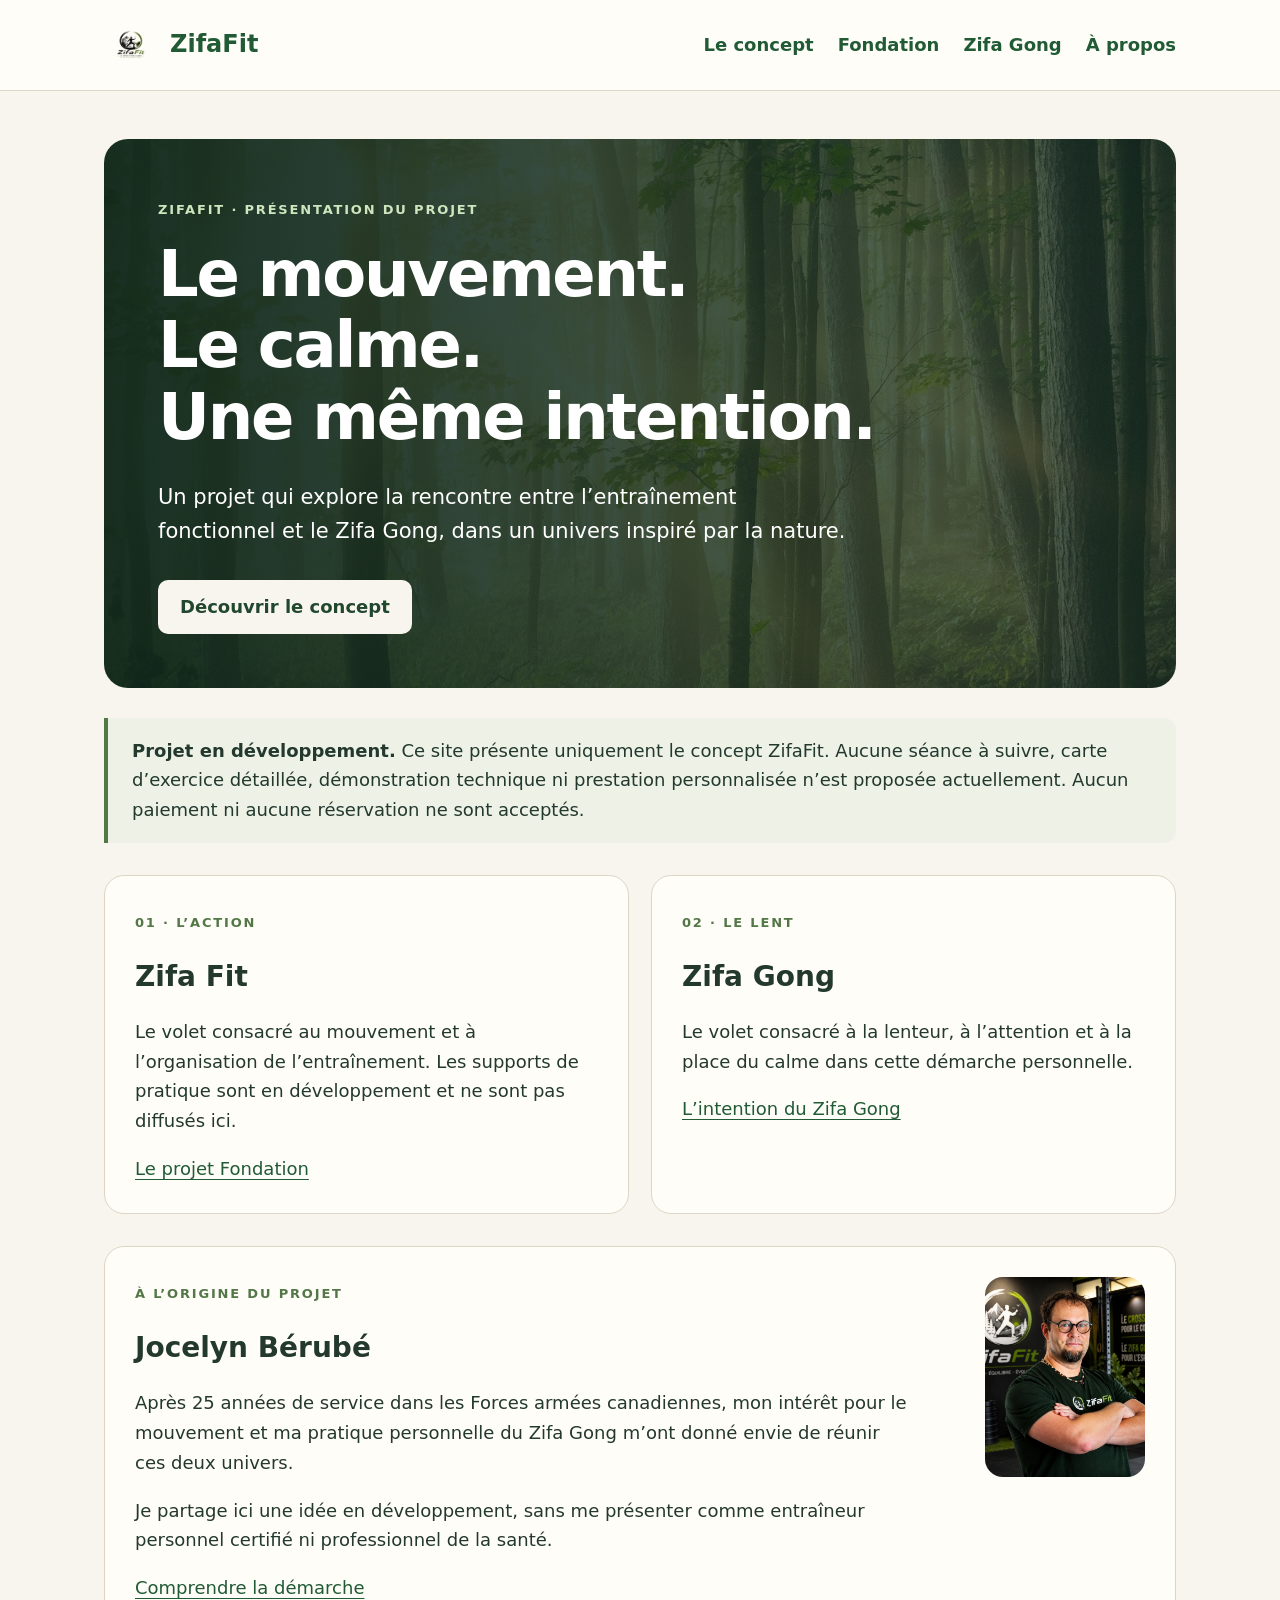
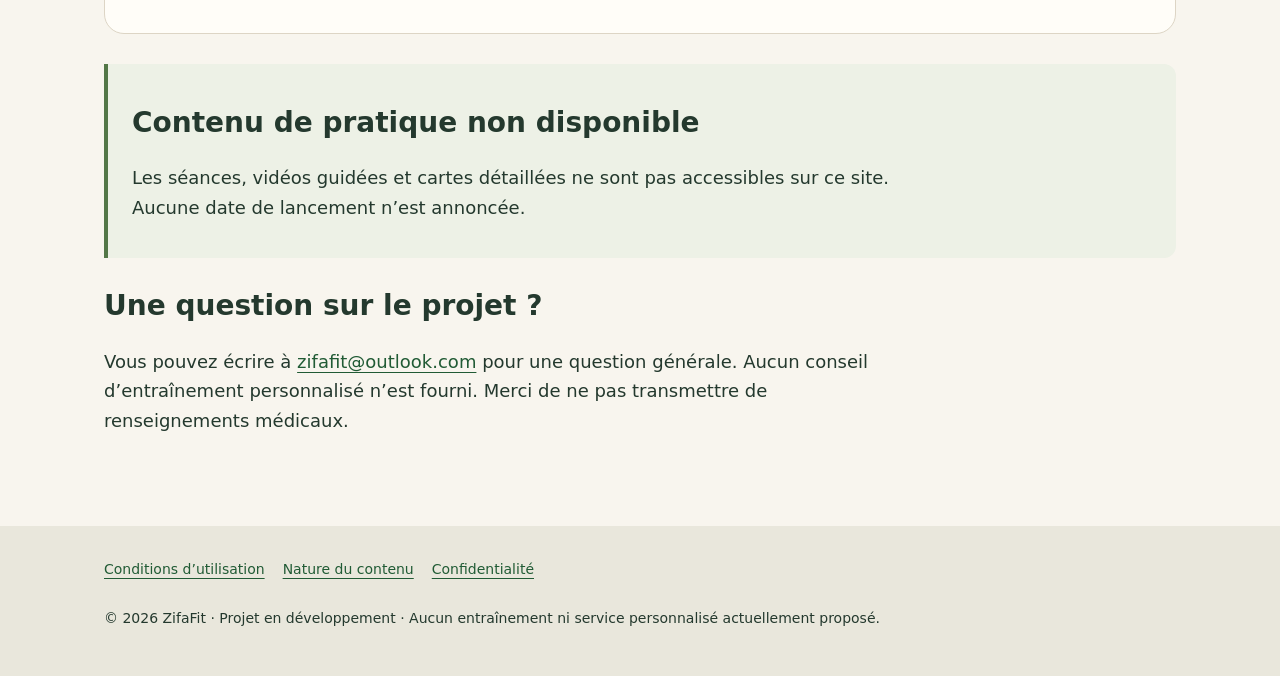
<file: index.html>
<!doctype html><html lang="fr"><head><meta charset="utf-8"><meta name="viewport" content="width=device-width,initial-scale=1"><title>ZifaFit — Le mouvement et le calme, un projet en développement</title><meta name="description" content="Présentation du projet ZifaFit : explorer la rencontre entre entraînement fonctionnel et Zifa Gong."><link rel="canonical" href="https://zifafit.com/"><link rel="stylesheet" href="presentation.css"></head><body><header><nav aria-label="Navigation principale"><a class="brand" href="index.html"><img src="logo.png" alt="">ZifaFit</a><a href="methode.html">Le concept</a><a href="collection-fondation.html">Fondation</a><a href="zifa-gong.html">Zifa Gong</a><a href="index.html#apropos">À propos</a></nav></header><main><section class="hero"><span class="eyebrow">ZifaFit · Présentation du projet</span><h1>Le mouvement.<br>Le calme.<br>Une même intention.</h1><p>Un projet qui explore la rencontre entre l’entraînement fonctionnel et le Zifa Gong, dans un univers inspiré par la nature.</p><a class="button" href="methode.html">Découvrir le concept</a></section><aside class="notice"><strong>Projet en développement.</strong> Ce site présente uniquement le concept ZifaFit. Aucune séance à suivre, carte d’exercice détaillée, démonstration technique ni prestation personnalisée n’est proposée actuellement. Aucun paiement ni aucune réservation ne sont acceptés.</aside><div class="grid"><section class="panel"><span class="eyebrow">01 · L’action</span><h2>Zifa Fit</h2><p>Le volet consacré au mouvement et à l’organisation de l’entraînement. Les supports de pratique sont en développement et ne sont pas diffusés ici.</p><a href="collection-fondation.html">Le projet Fondation</a></section><section class="panel"><span class="eyebrow">02 · Le lent</span><h2>Zifa Gong</h2><p>Le volet consacré à la lenteur, à l’attention et à la place du calme dans cette démarche personnelle.</p><a href="zifa-gong.html">L’intention du Zifa Gong</a></section></div><section id="apropos" class="panel"><img class="portrait" src="jocelyn-zifafit.jpg" alt="Jocelyn, créateur du projet ZifaFit"><span class="eyebrow">À l’origine du projet</span><h2>Jocelyn Bérubé</h2><p>Après 25 années de service dans les Forces armées canadiennes, mon intérêt pour le mouvement et ma pratique personnelle du Zifa Gong m’ont donné envie de réunir ces deux univers.</p><p>Je partage ici une idée en développement, sans me présenter comme entraîneur personnel certifié ni professionnel de la santé.</p><a href="methode.html">Comprendre la démarche</a></section><section id="videos" class="notice"><h2>Contenu de pratique non disponible</h2><p>Les séances, vidéos guidées et cartes détaillées ne sont pas accessibles sur ce site. Aucune date de lancement n’est annoncée.</p></section><section id="suivre"><h2>Une question sur le projet ?</h2><p>Vous pouvez écrire à <a href="mailto:zifafit@outlook.com">zifafit@outlook.com</a> pour une question générale. Aucun conseil d’entraînement personnalisé n’est fourni. Merci de ne pas transmettre de renseignements médicaux.</p></section></main><footer><div><a href="conditions-utilisation.html">Conditions d’utilisation</a><a href="avis-sante.html">Nature du contenu</a><a href="politique-confidentialite.html">Confidentialité</a><p>© 2026 ZifaFit · Projet en développement · Aucun entraînement ni service personnalisé actuellement proposé.</p></div></footer></body></html>
</file>
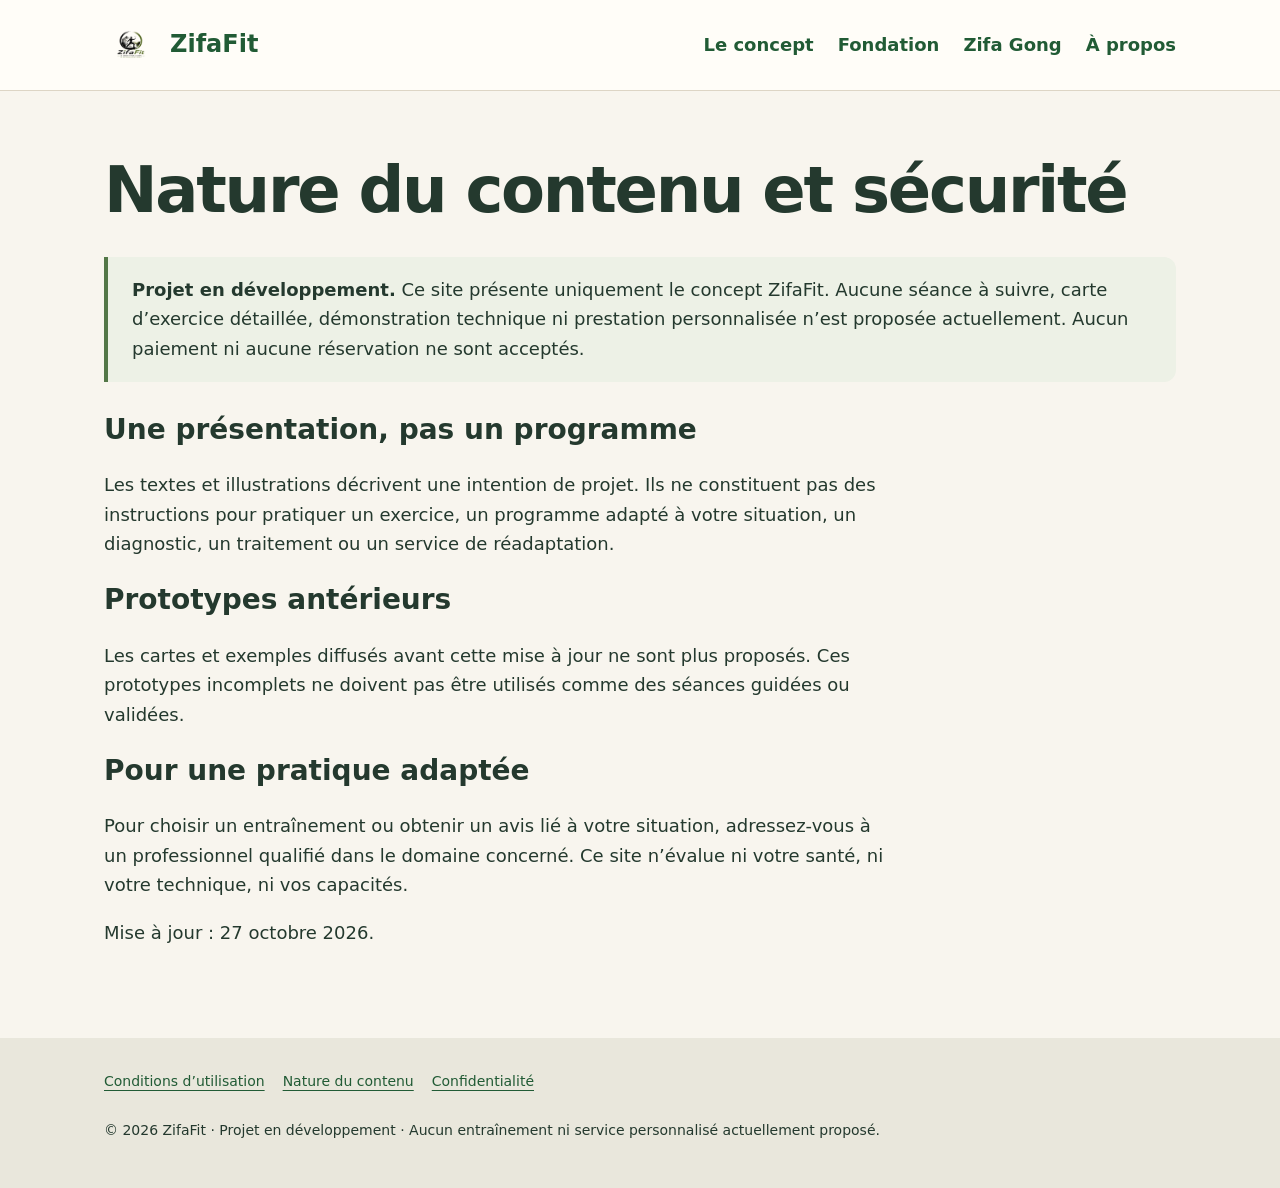
<file: avis-sante.html>
<!doctype html><html lang="fr"><head><meta charset="utf-8"><meta name="viewport" content="width=device-width,initial-scale=1"><title>Nature du contenu et sécurité | ZifaFit</title><meta name="description" content="Limites de la présentation du projet ZifaFit."><link rel="canonical" href="https://zifafit.com/avis-sante.html"><link rel="stylesheet" href="presentation.css"></head><body><header><nav aria-label="Navigation principale"><a class="brand" href="index.html"><img src="logo.png" alt="">ZifaFit</a><a href="methode.html">Le concept</a><a href="collection-fondation.html">Fondation</a><a href="zifa-gong.html">Zifa Gong</a><a href="index.html#apropos">À propos</a></nav></header><main><h1>Nature du contenu et sécurité</h1><aside class="notice"><strong>Projet en développement.</strong> Ce site présente uniquement le concept ZifaFit. Aucune séance à suivre, carte d’exercice détaillée, démonstration technique ni prestation personnalisée n’est proposée actuellement. Aucun paiement ni aucune réservation ne sont acceptés.</aside><h2>Une présentation, pas un programme</h2><p>Les textes et illustrations décrivent une intention de projet. Ils ne constituent pas des instructions pour pratiquer un exercice, un programme adapté à votre situation, un diagnostic, un traitement ou un service de réadaptation.</p><h2>Prototypes antérieurs</h2><p>Les cartes et exemples diffusés avant cette mise à jour ne sont plus proposés. Ces prototypes incomplets ne doivent pas être utilisés comme des séances guidées ou validées.</p><h2>Pour une pratique adaptée</h2><p>Pour choisir un entraînement ou obtenir un avis lié à votre situation, adressez-vous à un professionnel qualifié dans le domaine concerné. Ce site n’évalue ni votre santé, ni votre technique, ni vos capacités.</p><p>Mise à jour : 27 octobre 2026.</p></main><footer><div><a href="conditions-utilisation.html">Conditions d’utilisation</a><a href="avis-sante.html">Nature du contenu</a><a href="politique-confidentialite.html">Confidentialité</a><p>© 2026 ZifaFit · Projet en développement · Aucun entraînement ni service personnalisé actuellement proposé.</p></div></footer></body></html>
</file>
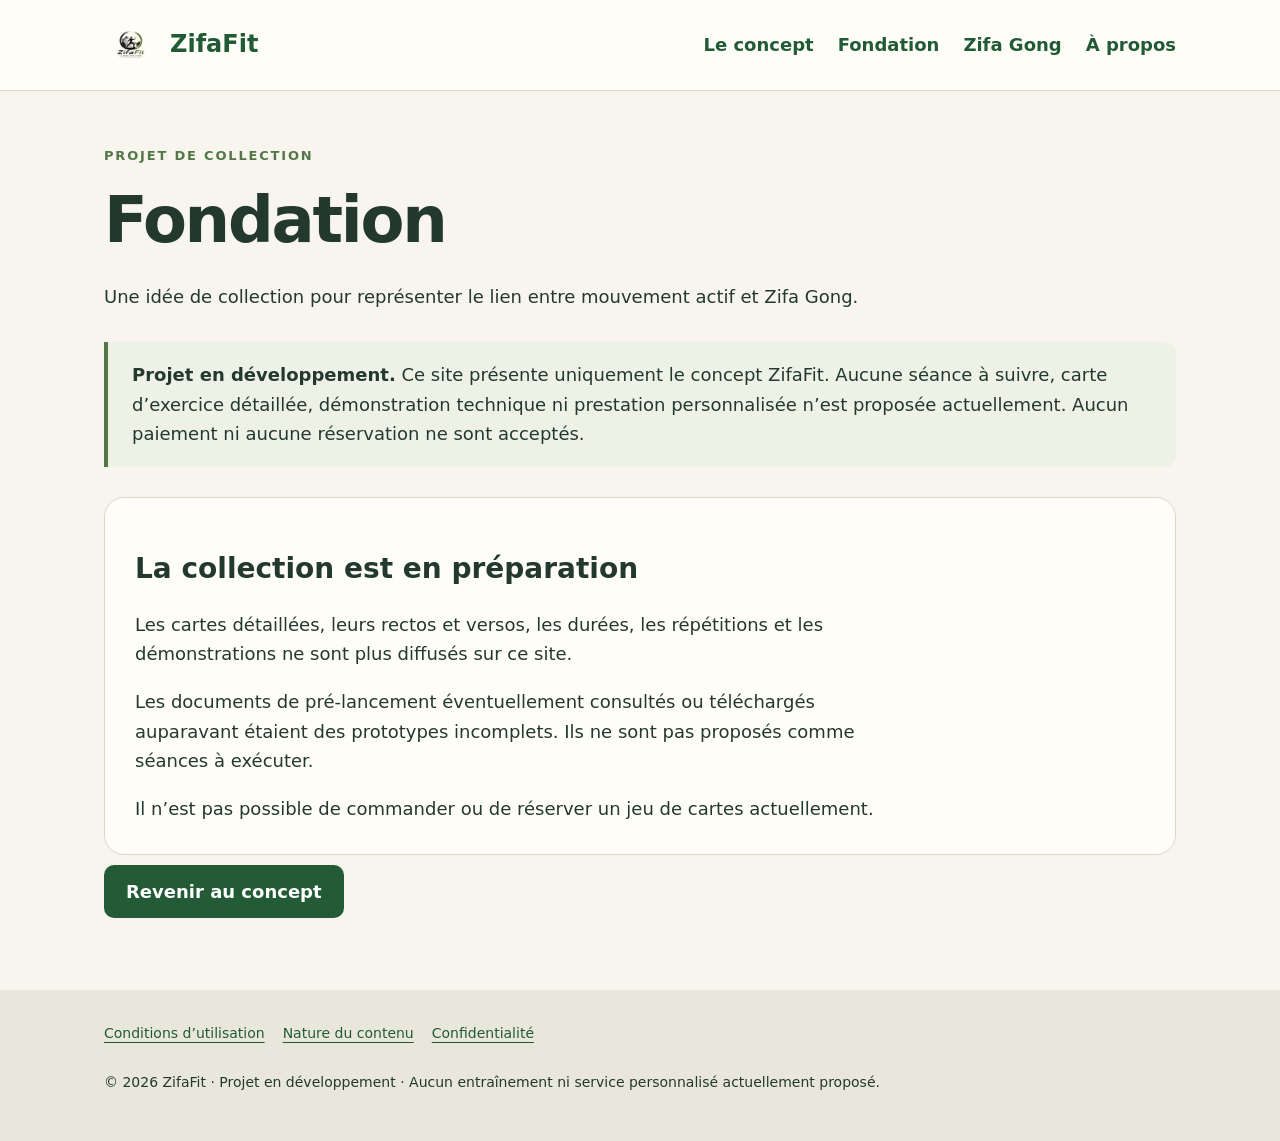
<file: collection-fondation.html>
<!doctype html><html lang="fr"><head><meta charset="utf-8"><meta name="viewport" content="width=device-width,initial-scale=1"><title>Fondation — Projet de collection | ZifaFit</title><meta name="description" content="Fondation : présentation d’une collection en développement, sans cartes ni séances disponibles."><link rel="canonical" href="https://zifafit.com/collection-fondation.html"><link rel="stylesheet" href="presentation.css"></head><body><header><nav aria-label="Navigation principale"><a class="brand" href="index.html"><img src="logo.png" alt="">ZifaFit</a><a href="methode.html">Le concept</a><a href="collection-fondation.html">Fondation</a><a href="zifa-gong.html">Zifa Gong</a><a href="index.html#apropos">À propos</a></nav></header><main><span class="eyebrow">Projet de collection</span><h1>Fondation</h1><p>Une idée de collection pour représenter le lien entre mouvement actif et Zifa Gong.</p><aside class="notice"><strong>Projet en développement.</strong> Ce site présente uniquement le concept ZifaFit. Aucune séance à suivre, carte d’exercice détaillée, démonstration technique ni prestation personnalisée n’est proposée actuellement. Aucun paiement ni aucune réservation ne sont acceptés.</aside><section class="panel"><h2>La collection est en préparation</h2><p>Les cartes détaillées, leurs rectos et versos, les durées, les répétitions et les démonstrations ne sont plus diffusés sur ce site.</p><p>Les documents de pré-lancement éventuellement consultés ou téléchargés auparavant étaient des prototypes incomplets. Ils ne sont pas proposés comme séances à exécuter.</p><p>Il n’est pas possible de commander ou de réserver un jeu de cartes actuellement.</p></section><a class="button" href="methode.html">Revenir au concept</a></main><footer><div><a href="conditions-utilisation.html">Conditions d’utilisation</a><a href="avis-sante.html">Nature du contenu</a><a href="politique-confidentialite.html">Confidentialité</a><p>© 2026 ZifaFit · Projet en développement · Aucun entraînement ni service personnalisé actuellement proposé.</p></div></footer></body></html>
</file>
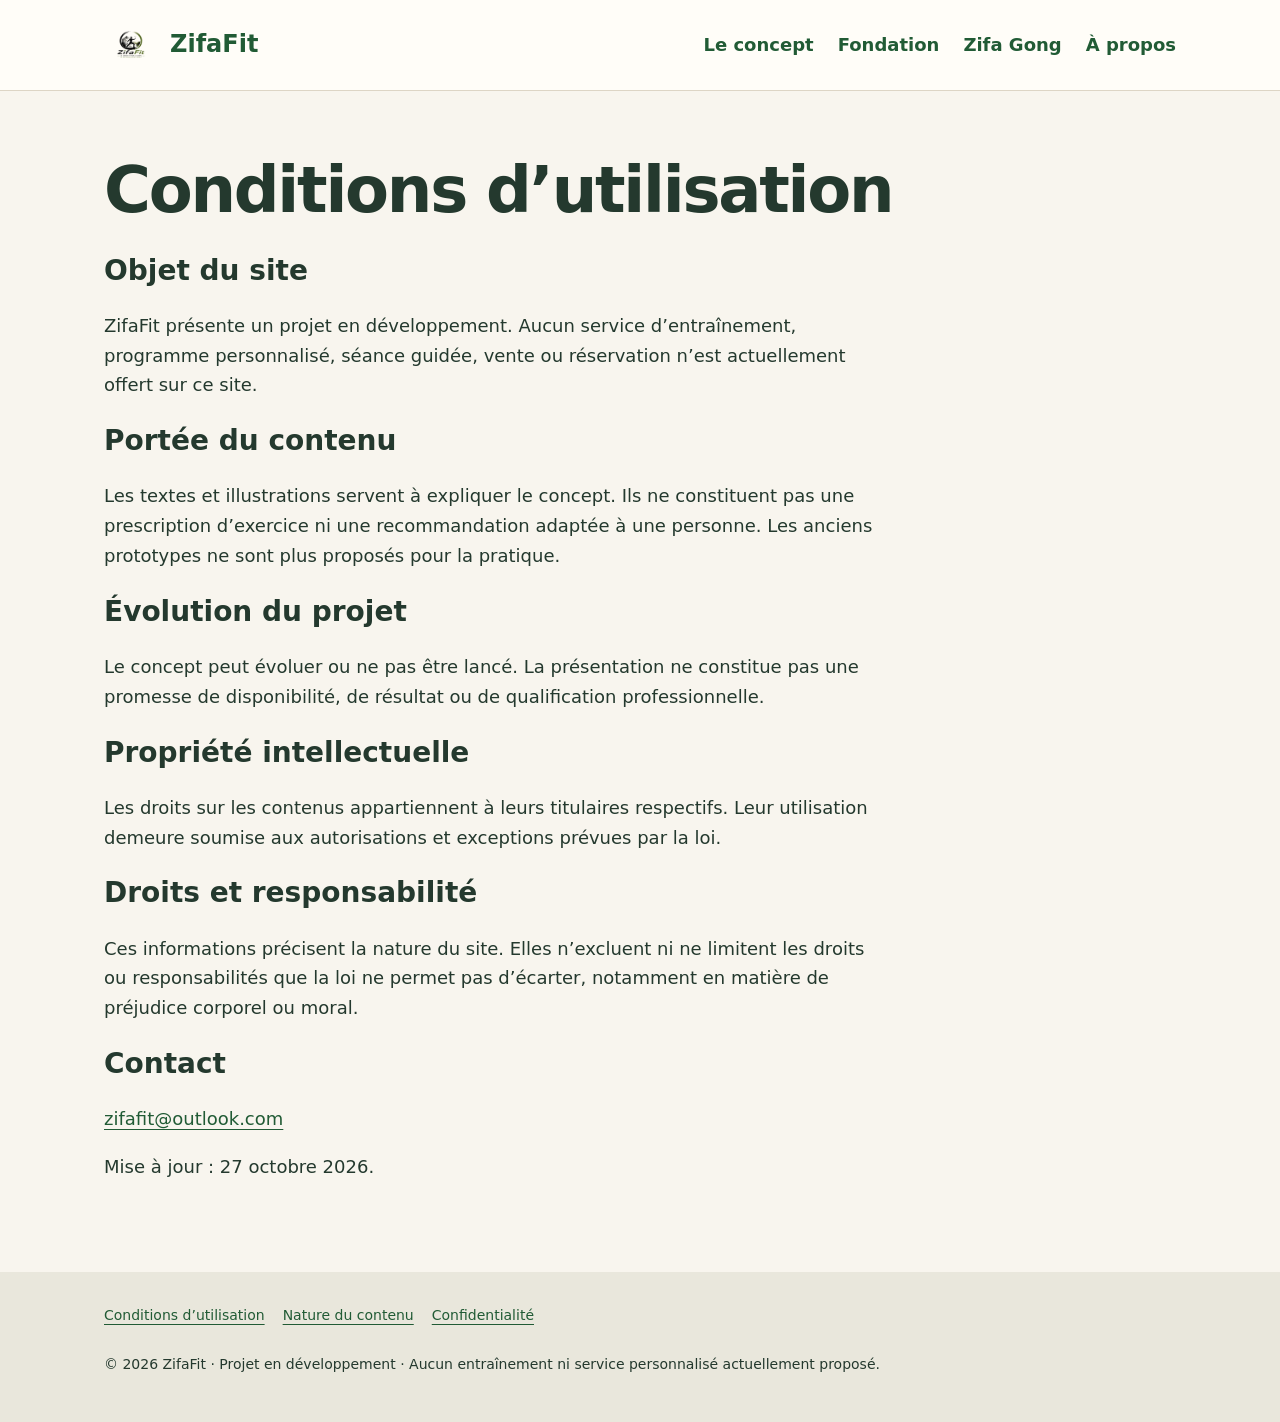
<file: conditions-utilisation.html>
<!doctype html><html lang="fr"><head><meta charset="utf-8"><meta name="viewport" content="width=device-width,initial-scale=1"><title>Conditions d’utilisation | ZifaFit</title><meta name="description" content="Conditions de consultation de la présentation ZifaFit."><link rel="canonical" href="https://zifafit.com/conditions-utilisation.html"><link rel="stylesheet" href="presentation.css"></head><body><header><nav aria-label="Navigation principale"><a class="brand" href="index.html"><img src="logo.png" alt="">ZifaFit</a><a href="methode.html">Le concept</a><a href="collection-fondation.html">Fondation</a><a href="zifa-gong.html">Zifa Gong</a><a href="index.html#apropos">À propos</a></nav></header><main><h1>Conditions d’utilisation</h1><h2>Objet du site</h2><p>ZifaFit présente un projet en développement. Aucun service d’entraînement, programme personnalisé, séance guidée, vente ou réservation n’est actuellement offert sur ce site.</p><h2>Portée du contenu</h2><p>Les textes et illustrations servent à expliquer le concept. Ils ne constituent pas une prescription d’exercice ni une recommandation adaptée à une personne. Les anciens prototypes ne sont plus proposés pour la pratique.</p><h2>Évolution du projet</h2><p>Le concept peut évoluer ou ne pas être lancé. La présentation ne constitue pas une promesse de disponibilité, de résultat ou de qualification professionnelle.</p><h2>Propriété intellectuelle</h2><p>Les droits sur les contenus appartiennent à leurs titulaires respectifs. Leur utilisation demeure soumise aux autorisations et exceptions prévues par la loi.</p><h2>Droits et responsabilité</h2><p>Ces informations précisent la nature du site. Elles n’excluent ni ne limitent les droits ou responsabilités que la loi ne permet pas d’écarter, notamment en matière de préjudice corporel ou moral.</p><h2>Contact</h2><p><a href="mailto:zifafit@outlook.com">zifafit@outlook.com</a></p><p>Mise à jour : 27 octobre 2026.</p></main><footer><div><a href="conditions-utilisation.html">Conditions d’utilisation</a><a href="avis-sante.html">Nature du contenu</a><a href="politique-confidentialite.html">Confidentialité</a><p>© 2026 ZifaFit · Projet en développement · Aucun entraînement ni service personnalisé actuellement proposé.</p></div></footer></body></html>
</file>
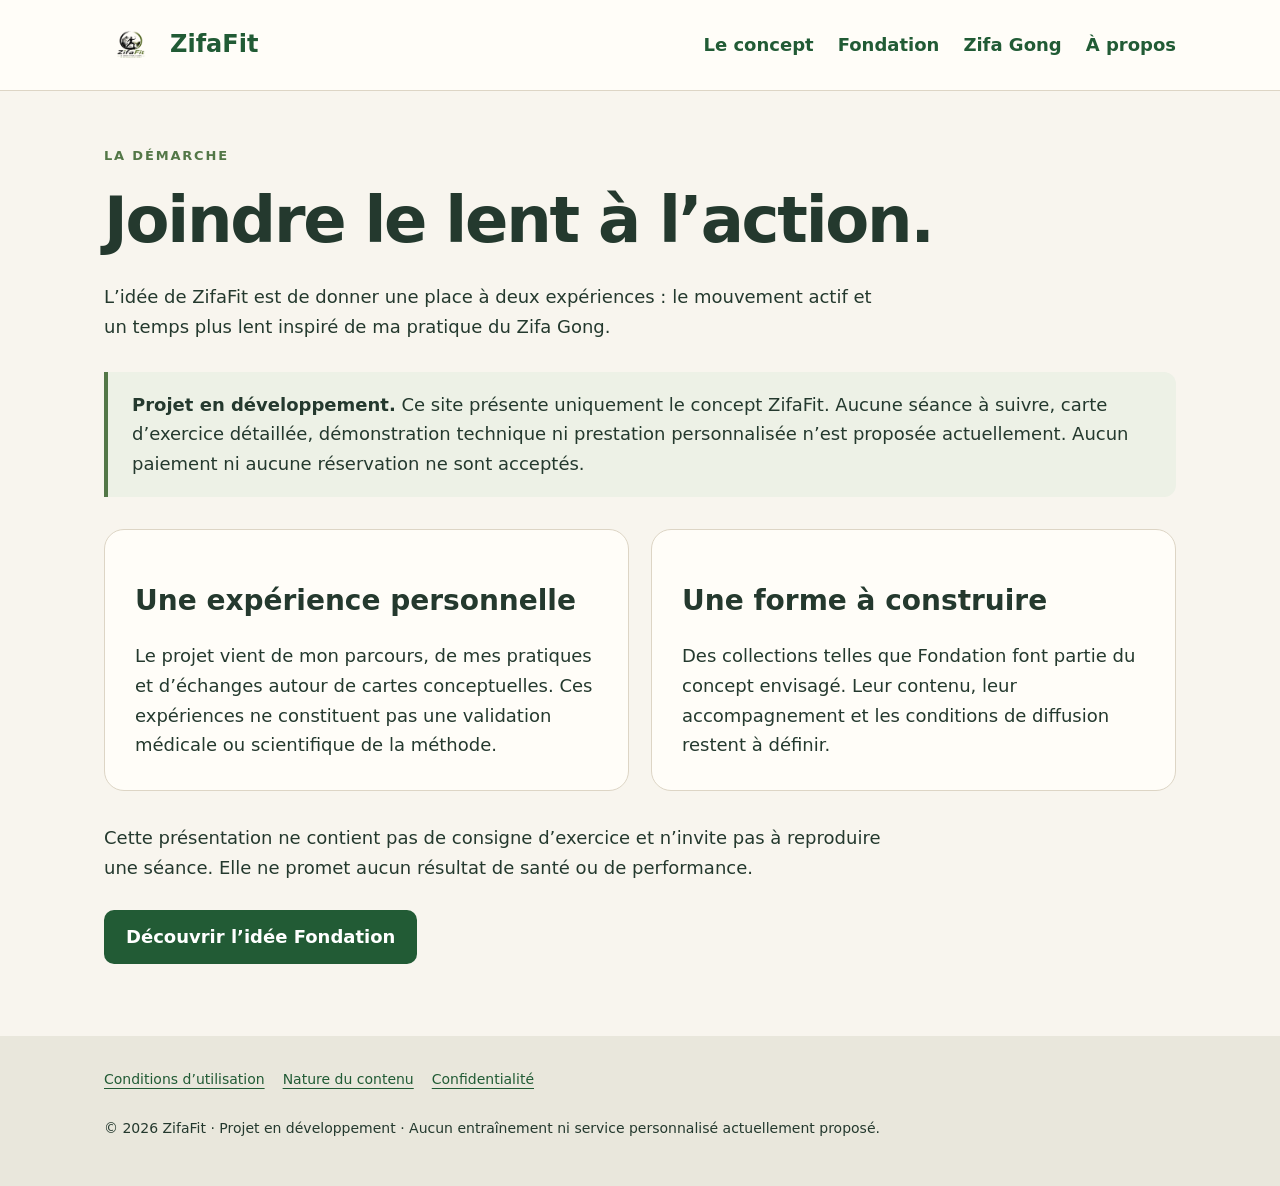
<file: methode.html>
<!doctype html><html lang="fr"><head><meta charset="utf-8"><meta name="viewport" content="width=device-width,initial-scale=1"><title>Le concept | ZifaFit</title><meta name="description" content="L’origine et les deux volets du projet ZifaFit."><link rel="canonical" href="https://zifafit.com/methode.html"><link rel="stylesheet" href="presentation.css"></head><body><header><nav aria-label="Navigation principale"><a class="brand" href="index.html"><img src="logo.png" alt="">ZifaFit</a><a href="methode.html">Le concept</a><a href="collection-fondation.html">Fondation</a><a href="zifa-gong.html">Zifa Gong</a><a href="index.html#apropos">À propos</a></nav></header><main><span class="eyebrow">La démarche</span><h1>Joindre le lent à l’action.</h1><p>L’idée de ZifaFit est de donner une place à deux expériences : le mouvement actif et un temps plus lent inspiré de ma pratique du Zifa Gong.</p><aside class="notice"><strong>Projet en développement.</strong> Ce site présente uniquement le concept ZifaFit. Aucune séance à suivre, carte d’exercice détaillée, démonstration technique ni prestation personnalisée n’est proposée actuellement. Aucun paiement ni aucune réservation ne sont acceptés.</aside><div class="grid"><section class="panel"><h2>Une expérience personnelle</h2><p>Le projet vient de mon parcours, de mes pratiques et d’échanges autour de cartes conceptuelles. Ces expériences ne constituent pas une validation médicale ou scientifique de la méthode.</p></section><section class="panel"><h2>Une forme à construire</h2><p>Des collections telles que Fondation font partie du concept envisagé. Leur contenu, leur accompagnement et les conditions de diffusion restent à définir.</p></section></div><p>Cette présentation ne contient pas de consigne d’exercice et n’invite pas à reproduire une séance. Elle ne promet aucun résultat de santé ou de performance.</p><a class="button" href="collection-fondation.html">Découvrir l’idée Fondation</a></main><footer><div><a href="conditions-utilisation.html">Conditions d’utilisation</a><a href="avis-sante.html">Nature du contenu</a><a href="politique-confidentialite.html">Confidentialité</a><p>© 2026 ZifaFit · Projet en développement · Aucun entraînement ni service personnalisé actuellement proposé.</p></div></footer></body></html>
</file>
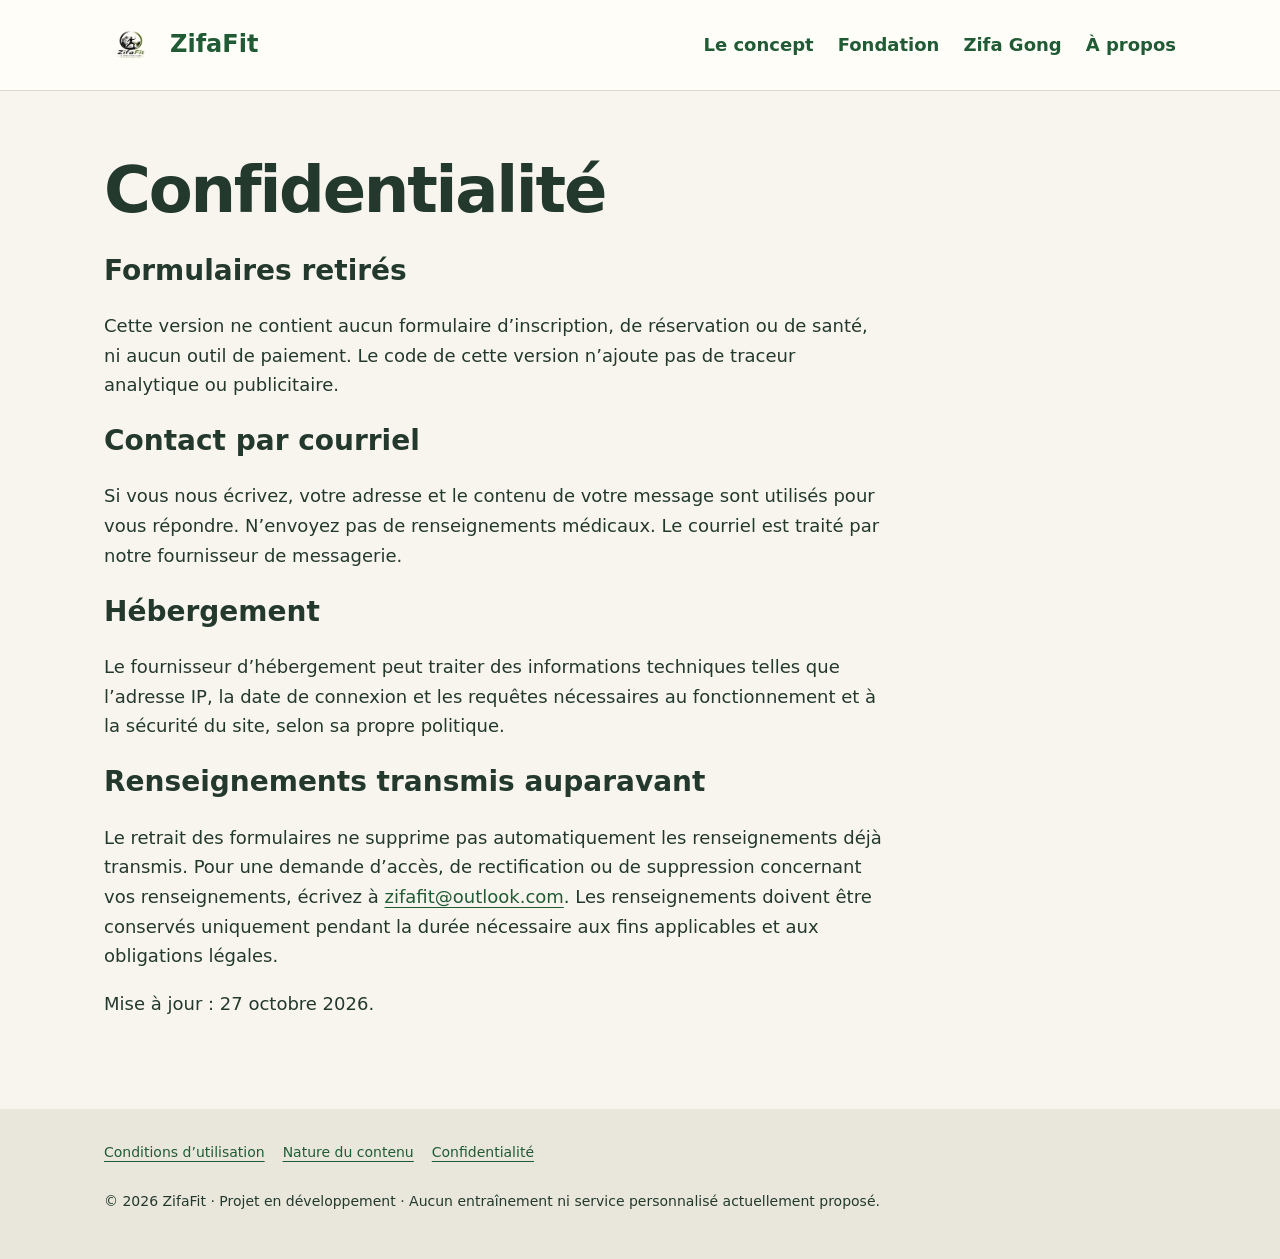
<file: politique-confidentialite.html>
<!doctype html><html lang="fr"><head><meta charset="utf-8"><meta name="viewport" content="width=device-width,initial-scale=1"><title>Confidentialité | ZifaFit</title><meta name="description" content="Informations sur les contacts et la confidentialité du site de présentation."><link rel="canonical" href="https://zifafit.com/politique-confidentialite.html"><link rel="stylesheet" href="presentation.css"></head><body><header><nav aria-label="Navigation principale"><a class="brand" href="index.html"><img src="logo.png" alt="">ZifaFit</a><a href="methode.html">Le concept</a><a href="collection-fondation.html">Fondation</a><a href="zifa-gong.html">Zifa Gong</a><a href="index.html#apropos">À propos</a></nav></header><main><h1>Confidentialité</h1><h2>Formulaires retirés</h2><p>Cette version ne contient aucun formulaire d’inscription, de réservation ou de santé, ni aucun outil de paiement. Le code de cette version n’ajoute pas de traceur analytique ou publicitaire.</p><h2>Contact par courriel</h2><p>Si vous nous écrivez, votre adresse et le contenu de votre message sont utilisés pour vous répondre. N’envoyez pas de renseignements médicaux. Le courriel est traité par notre fournisseur de messagerie.</p><h2>Hébergement</h2><p>Le fournisseur d’hébergement peut traiter des informations techniques telles que l’adresse IP, la date de connexion et les requêtes nécessaires au fonctionnement et à la sécurité du site, selon sa propre politique.</p><h2>Renseignements transmis auparavant</h2><p>Le retrait des formulaires ne supprime pas automatiquement les renseignements déjà transmis. Pour une demande d’accès, de rectification ou de suppression concernant vos renseignements, écrivez à <a href="mailto:zifafit@outlook.com">zifafit@outlook.com</a>. Les renseignements doivent être conservés uniquement pendant la durée nécessaire aux fins applicables et aux obligations légales.</p><p>Mise à jour : 27 octobre 2026.</p></main><footer><div><a href="conditions-utilisation.html">Conditions d’utilisation</a><a href="avis-sante.html">Nature du contenu</a><a href="politique-confidentialite.html">Confidentialité</a><p>© 2026 ZifaFit · Projet en développement · Aucun entraînement ni service personnalisé actuellement proposé.</p></div></footer></body></html>
</file>
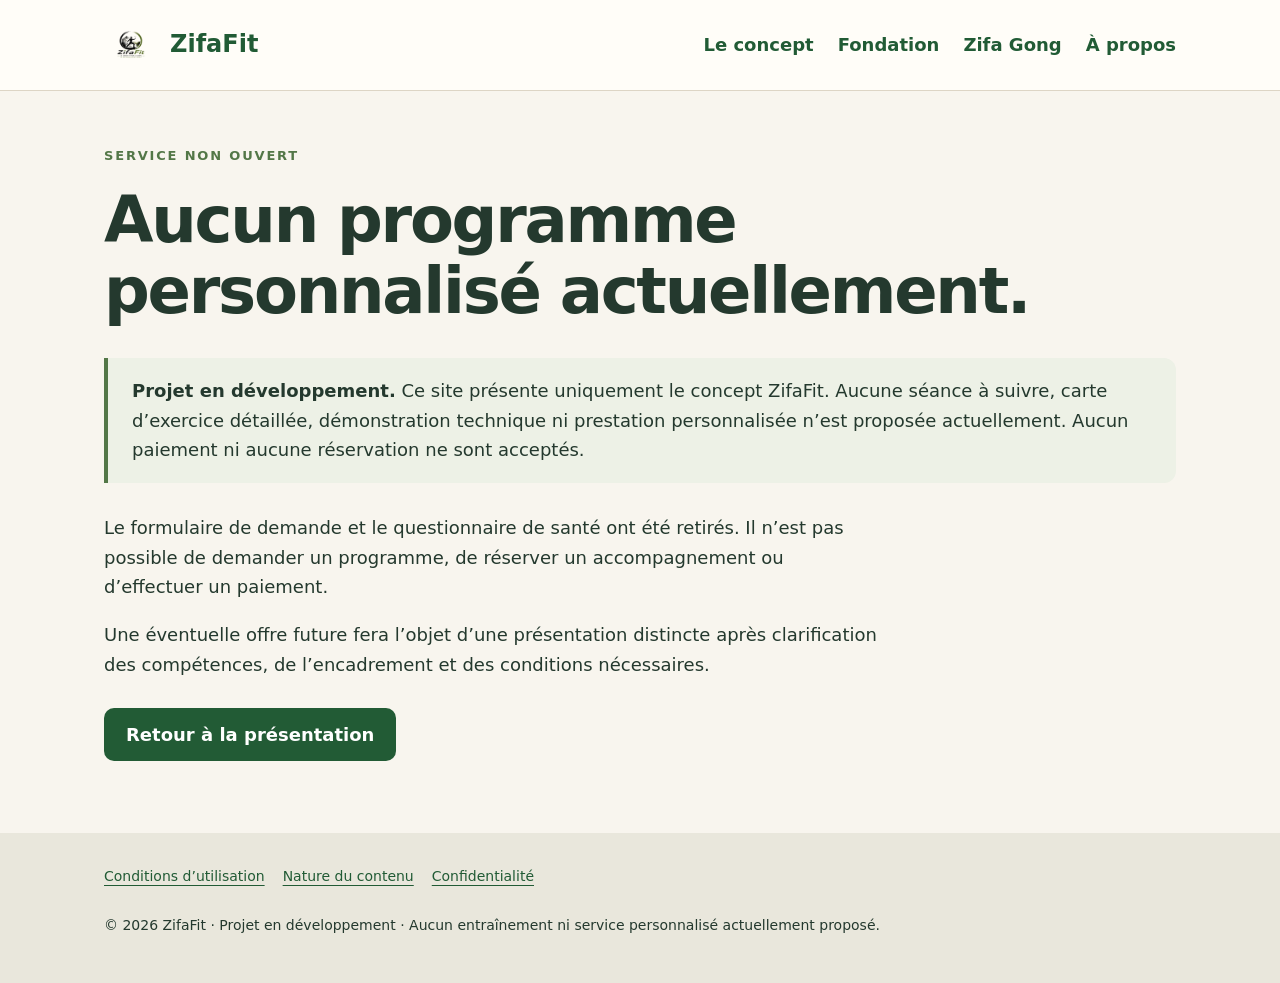
<file: programme-personnalise.html>
<!doctype html><html lang="fr"><head><meta charset="utf-8"><meta name="viewport" content="width=device-width,initial-scale=1"><title>Programmes indisponibles | ZifaFit</title><meta name="description" content="Aucun programme personnalisé ni demande de coaching n’est proposé actuellement."><link rel="canonical" href="https://zifafit.com/programme-personnalise.html"><link rel="stylesheet" href="presentation.css"><meta name="robots" content="noindex"></head><body><header><nav aria-label="Navigation principale"><a class="brand" href="index.html"><img src="logo.png" alt="">ZifaFit</a><a href="methode.html">Le concept</a><a href="collection-fondation.html">Fondation</a><a href="zifa-gong.html">Zifa Gong</a><a href="index.html#apropos">À propos</a></nav></header><main><span class="eyebrow">Service non ouvert</span><h1>Aucun programme personnalisé actuellement.</h1><aside class="notice"><strong>Projet en développement.</strong> Ce site présente uniquement le concept ZifaFit. Aucune séance à suivre, carte d’exercice détaillée, démonstration technique ni prestation personnalisée n’est proposée actuellement. Aucun paiement ni aucune réservation ne sont acceptés.</aside><p>Le formulaire de demande et le questionnaire de santé ont été retirés. Il n’est pas possible de demander un programme, de réserver un accompagnement ou d’effectuer un paiement.</p><p>Une éventuelle offre future fera l’objet d’une présentation distincte après clarification des compétences, de l’encadrement et des conditions nécessaires.</p><a class="button" href="index.html">Retour à la présentation</a></main><footer><div><a href="conditions-utilisation.html">Conditions d’utilisation</a><a href="avis-sante.html">Nature du contenu</a><a href="politique-confidentialite.html">Confidentialité</a><p>© 2026 ZifaFit · Projet en développement · Aucun entraînement ni service personnalisé actuellement proposé.</p></div></footer></body></html>
</file>
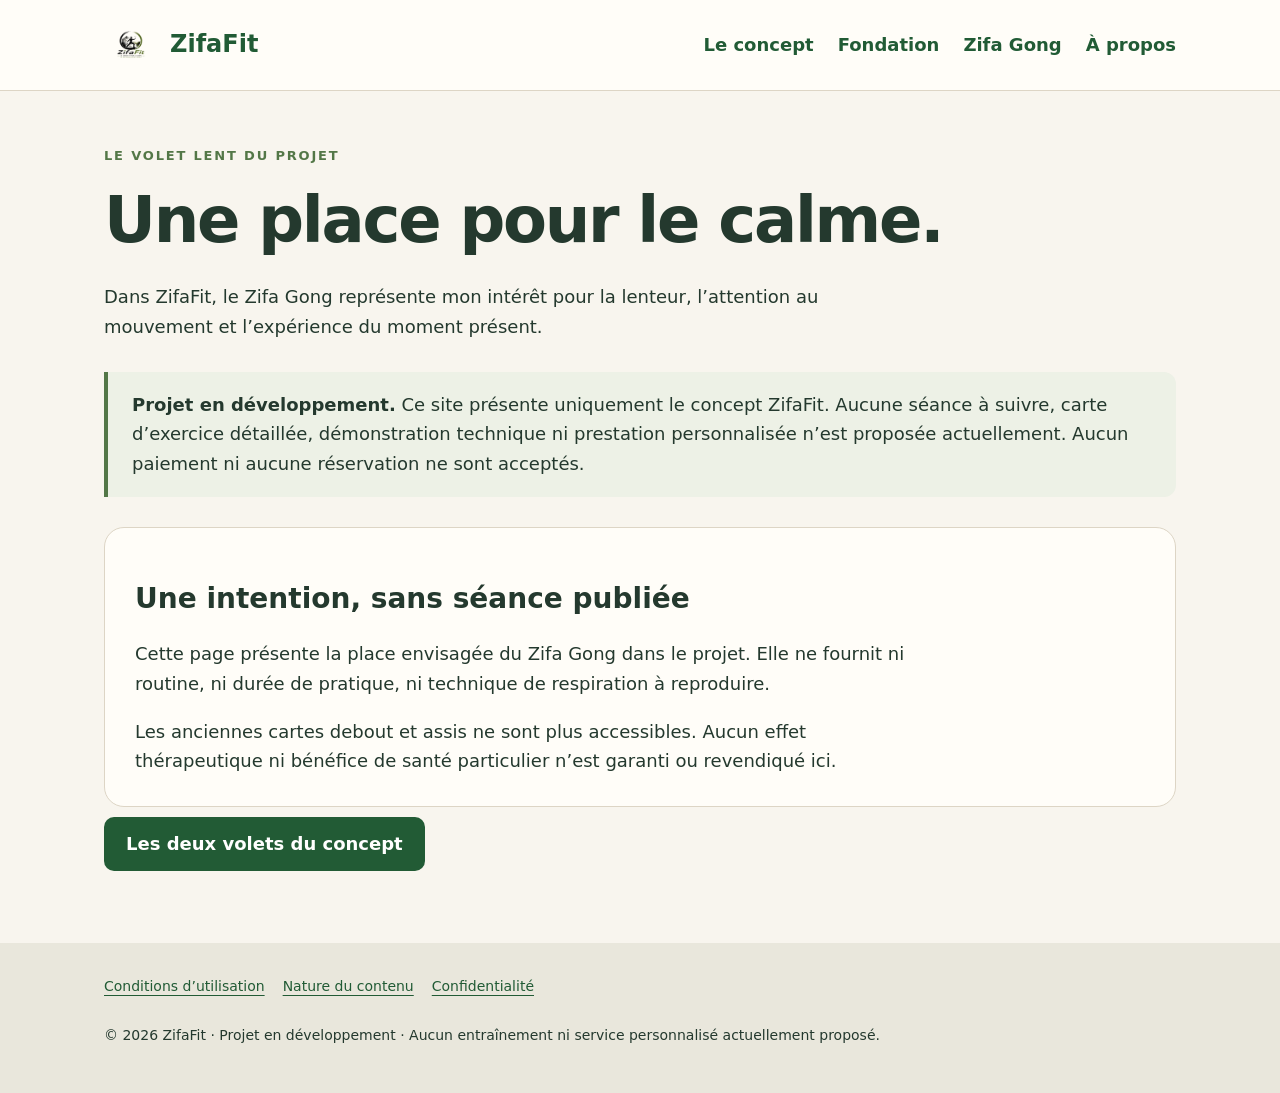
<file: zifa-gong.html>
<!doctype html><html lang="fr"><head><meta charset="utf-8"><meta name="viewport" content="width=device-width,initial-scale=1"><title>Zifa Gong — L’intention | ZifaFit</title><meta name="description" content="La place du lent et du calme dans le projet ZifaFit."><link rel="canonical" href="https://zifafit.com/zifa-gong.html"><link rel="stylesheet" href="presentation.css"></head><body><header><nav aria-label="Navigation principale"><a class="brand" href="index.html"><img src="logo.png" alt="">ZifaFit</a><a href="methode.html">Le concept</a><a href="collection-fondation.html">Fondation</a><a href="zifa-gong.html">Zifa Gong</a><a href="index.html#apropos">À propos</a></nav></header><main><span class="eyebrow">Le volet lent du projet</span><h1>Une place pour le calme.</h1><p>Dans ZifaFit, le Zifa Gong représente mon intérêt pour la lenteur, l’attention au mouvement et l’expérience du moment présent.</p><aside class="notice"><strong>Projet en développement.</strong> Ce site présente uniquement le concept ZifaFit. Aucune séance à suivre, carte d’exercice détaillée, démonstration technique ni prestation personnalisée n’est proposée actuellement. Aucun paiement ni aucune réservation ne sont acceptés.</aside><section class="panel"><h2>Une intention, sans séance publiée</h2><p>Cette page présente la place envisagée du Zifa Gong dans le projet. Elle ne fournit ni routine, ni durée de pratique, ni technique de respiration à reproduire.</p><p>Les anciennes cartes debout et assis ne sont plus accessibles. Aucun effet thérapeutique ni bénéfice de santé particulier n’est garanti ou revendiqué ici.</p></section><a class="button" href="methode.html">Les deux volets du concept</a></main><footer><div><a href="conditions-utilisation.html">Conditions d’utilisation</a><a href="avis-sante.html">Nature du contenu</a><a href="politique-confidentialite.html">Confidentialité</a><p>© 2026 ZifaFit · Projet en développement · Aucun entraînement ni service personnalisé actuellement proposé.</p></div></footer></body></html>
</file>
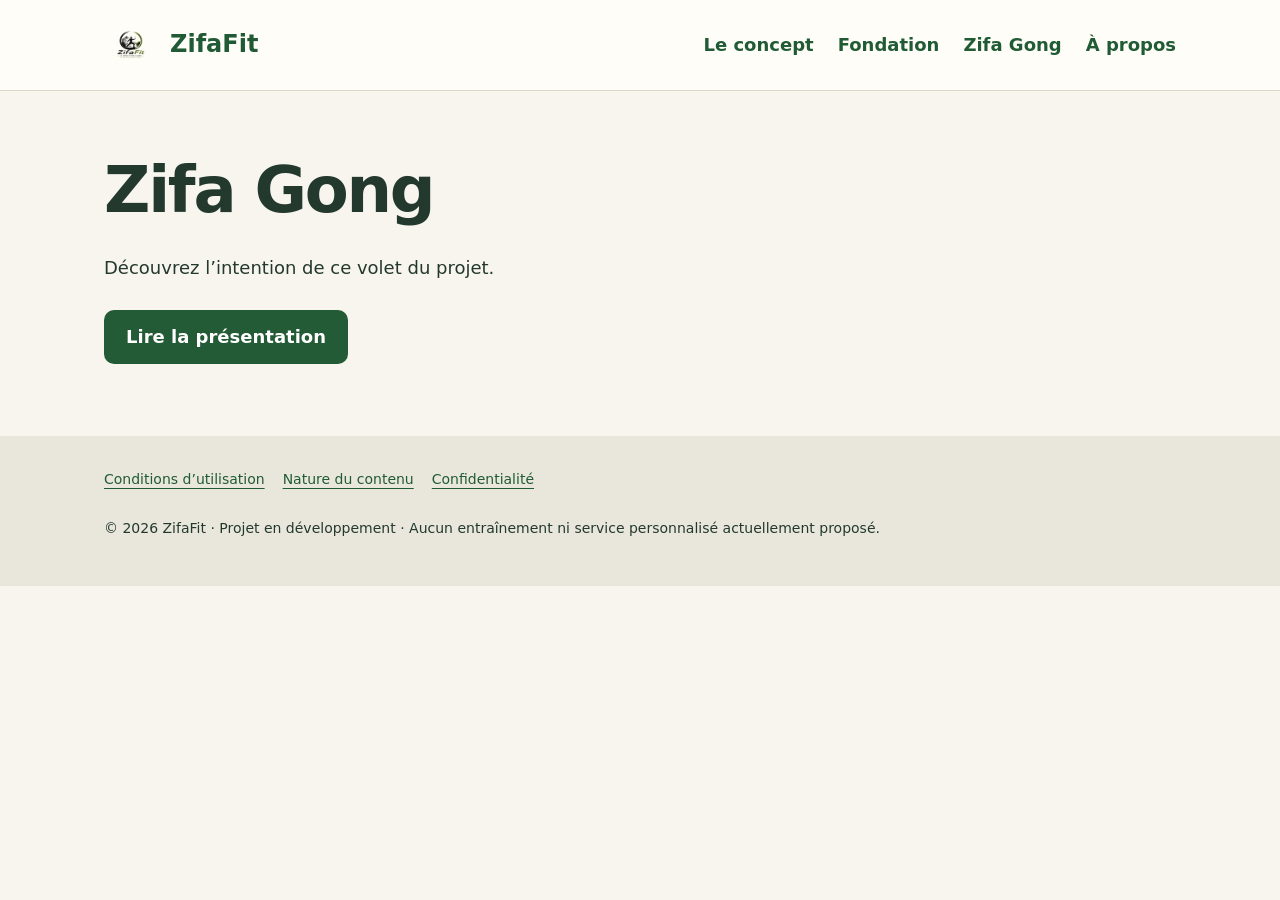
<file: zifagong.html>
<!doctype html><html lang="fr"><head><meta charset="utf-8"><meta name="viewport" content="width=device-width,initial-scale=1"><title>Zifa Gong | ZifaFit</title><meta name="description" content="Présentation du Zifa Gong."><link rel="canonical" href="https://zifafit.com/zifagong.html"><link rel="stylesheet" href="presentation.css"><meta name="robots" content="noindex"></head><body><header><nav aria-label="Navigation principale"><a class="brand" href="index.html"><img src="logo.png" alt="">ZifaFit</a><a href="methode.html">Le concept</a><a href="collection-fondation.html">Fondation</a><a href="zifa-gong.html">Zifa Gong</a><a href="index.html#apropos">À propos</a></nav></header><main><h1>Zifa Gong</h1><p>Découvrez l’intention de ce volet du projet.</p><a class="button" href="zifa-gong.html">Lire la présentation</a></main><footer><div><a href="conditions-utilisation.html">Conditions d’utilisation</a><a href="avis-sante.html">Nature du contenu</a><a href="politique-confidentialite.html">Confidentialité</a><p>© 2026 ZifaFit · Projet en développement · Aucun entraînement ni service personnalisé actuellement proposé.</p></div></footer></body></html>
</file>
<file: presentation.css>
*{box-sizing:border-box}body{margin:0;background:#f8f5ee;color:#24392e;font:18px/1.65 system-ui,sans-serif}a{color:#215b35;text-underline-offset:4px}header{background:#fffdf8;border-bottom:1px solid #ddd5c5}nav{max-width:1120px;margin:auto;padding:18px 24px;display:flex;align-items:center;gap:24px;flex-wrap:wrap}nav a{text-decoration:none;font-weight:650}nav .brand{display:flex;align-items:center;gap:12px;margin-right:auto;font-size:24px}.brand img{width:54px;height:54px;object-fit:contain}main{max-width:1120px;margin:auto;padding:48px 24px 72px}h1{font-size:clamp(34px,5.5vw,64px);line-height:1.12;letter-spacing:-.035em;margin:16px 0 26px}h2{font-size:28px;line-height:1.25}p{max-width:780px}.eyebrow{font-weight:750;letter-spacing:.14em;font-size:13px;text-transform:uppercase;color:#537747}.hero{padding:54px;border-radius:24px;background:linear-gradient(90deg,rgba(12,37,25,.95),rgba(12,37,25,.65)),url(forest-bg.jpg) center/cover;color:#fff}.hero .eyebrow{color:#cee5bd}.hero p{font-size:21px;max-width:700px}.hero a{color:#fff}.notice{border-left:4px solid #537747;padding:18px 24px;background:#edf1e6;margin:30px 0;border-radius:0 12px 12px 0}.grid{display:grid;grid-template-columns:repeat(2,minmax(0,1fr));gap:22px;margin:32px 0}.panel{background:#fffdf8;border:1px solid #ddd5c5;border-radius:20px;padding:30px}.panel p:last-child{margin-bottom:0}.button{display:inline-block;background:#225b35;color:white!important;text-decoration:none;padding:12px 22px;border-radius:10px;font-weight:650;margin:10px 10px 0 0}.hero .button{background:#f8f5ee;color:#21482e!important}.portrait{width:160px;border-radius:18px;float:right;margin:0 0 24px 24px}footer{background:#e9e7dc;padding:32px 24px;font-size:14px}footer>div{max-width:1072px;margin:auto}footer a{display:inline-block;margin:0 18px 12px 0}:focus-visible{outline:3px solid #b38b29;outline-offset:5px}@media(max-width:640px){nav{gap:12px;font-size:14px}.brand{width:100%}main{padding:30px 18px 48px}.hero{padding:30px 23px}.hero p{font-size:18px}.grid{grid-template-columns:1fr}.panel{padding:24px}.portrait{float:none;margin:0;width:140px}}
</file>
